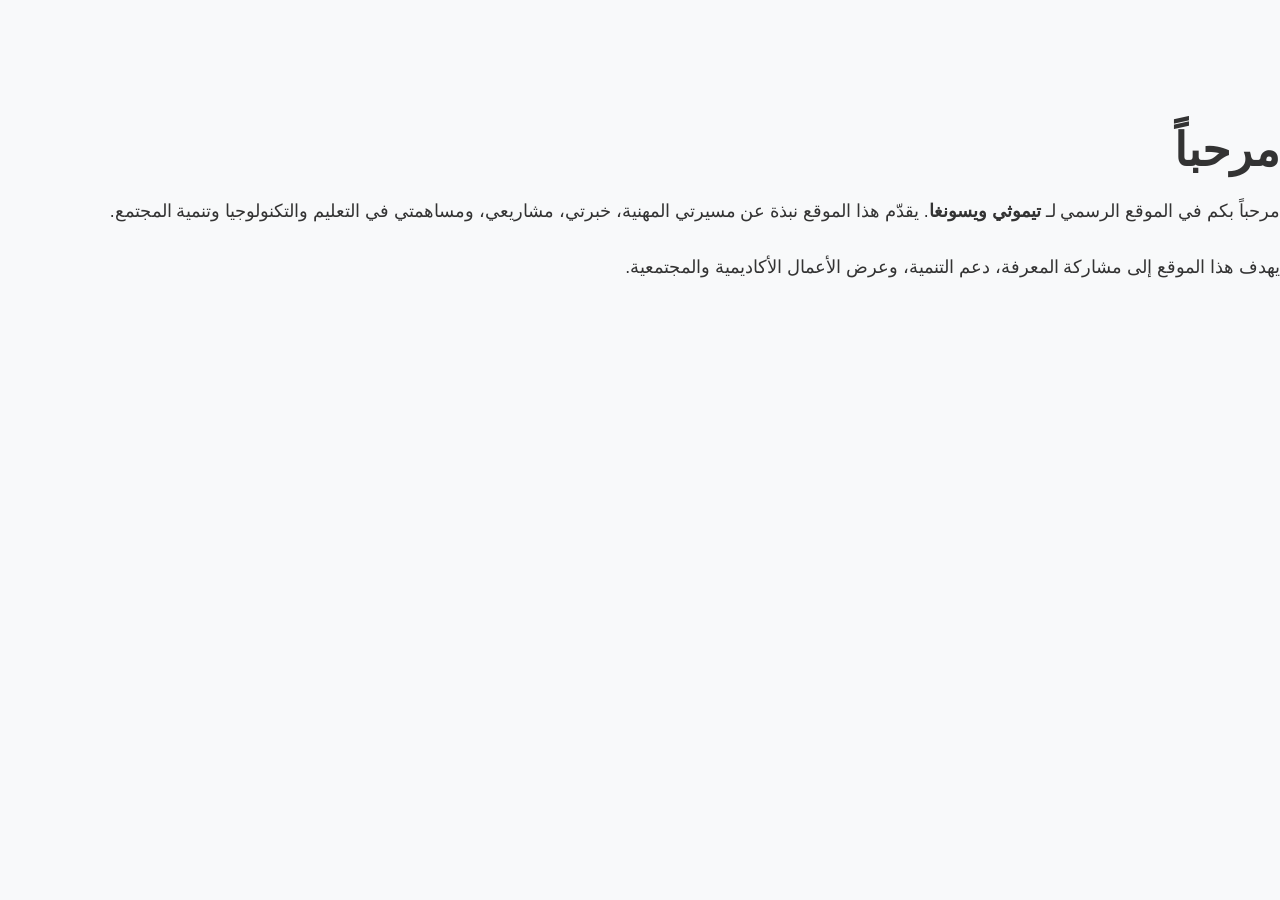
<file: ar/index.html>
<!DOCTYPE html>
<html lang="ar" dir="rtl">
<head>
  <meta charset="UTF-8">
  <title>العربية | تيموثي ويسونغا</title>
  <link rel="stylesheet" href="../styles.css">
</head>
<body>

  <h1>مرحباً</h1>

  <p>
    مرحباً بكم في الموقع الرسمي لـ <strong>تيموثي ويسونغا</strong>.
    يقدّم هذا الموقع نبذة عن مسيرتي المهنية،
    خبرتي، مشاريعي، ومساهمتي في التعليم
    والتكنولوجيا وتنمية المجتمع.
  </p>

  <p>
    يهدف هذا الموقع إلى مشاركة المعرفة،
    دعم التنمية، وعرض الأعمال الأكاديمية
    والمجتمعية.
  </p>

</body>
</html>
</file>
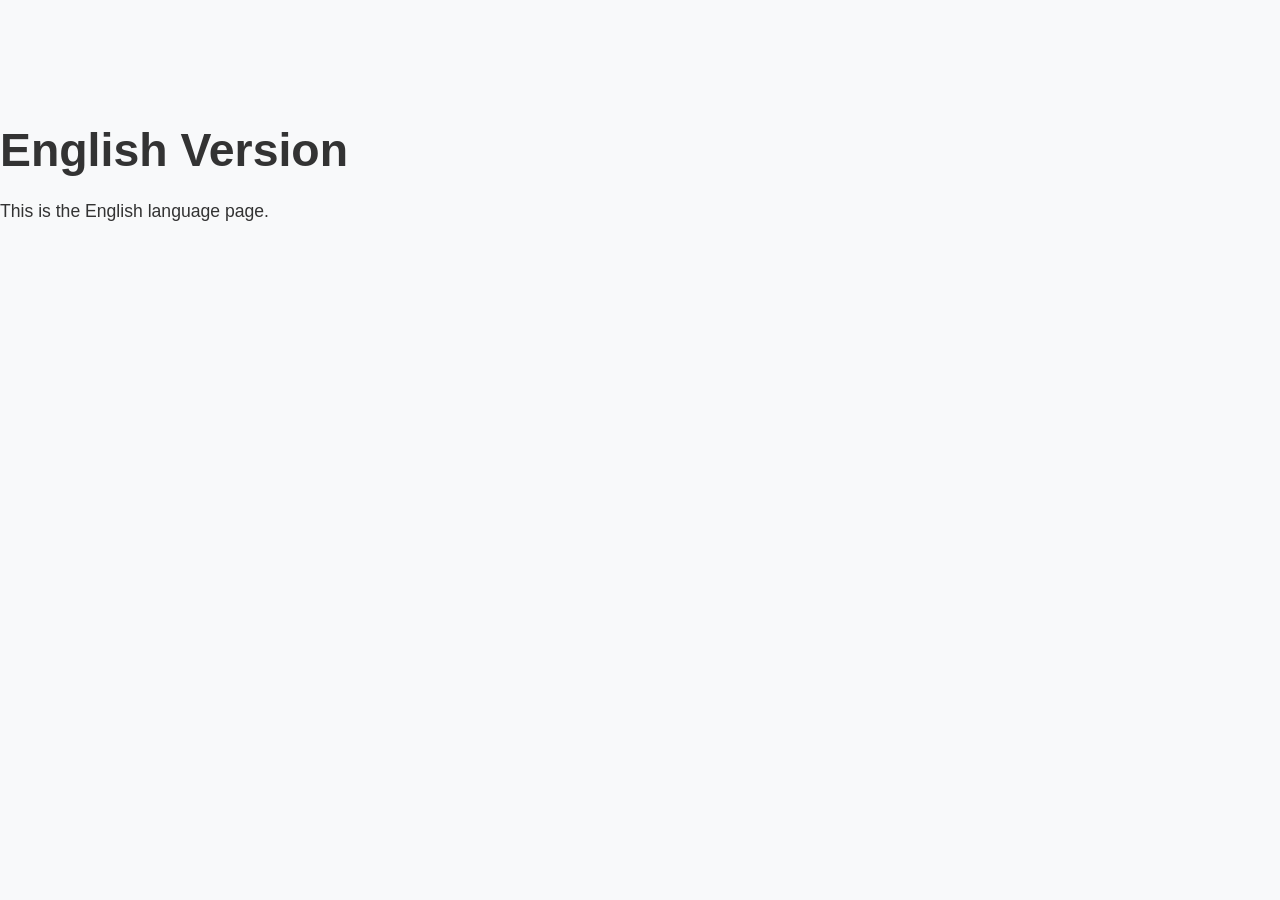
<file: en/index.html>
<!DOCTYPE html>
<html lang="en">
<head>
  <meta charset="UTF-8">
  <title>English | Wesonga Timothy</title>
  <link rel="stylesheet" href="../styles.css">
</head>
<body>
  <h1>English Version</h1>
  <p>This is the English language page.</p>
</body>
</html>
</file>
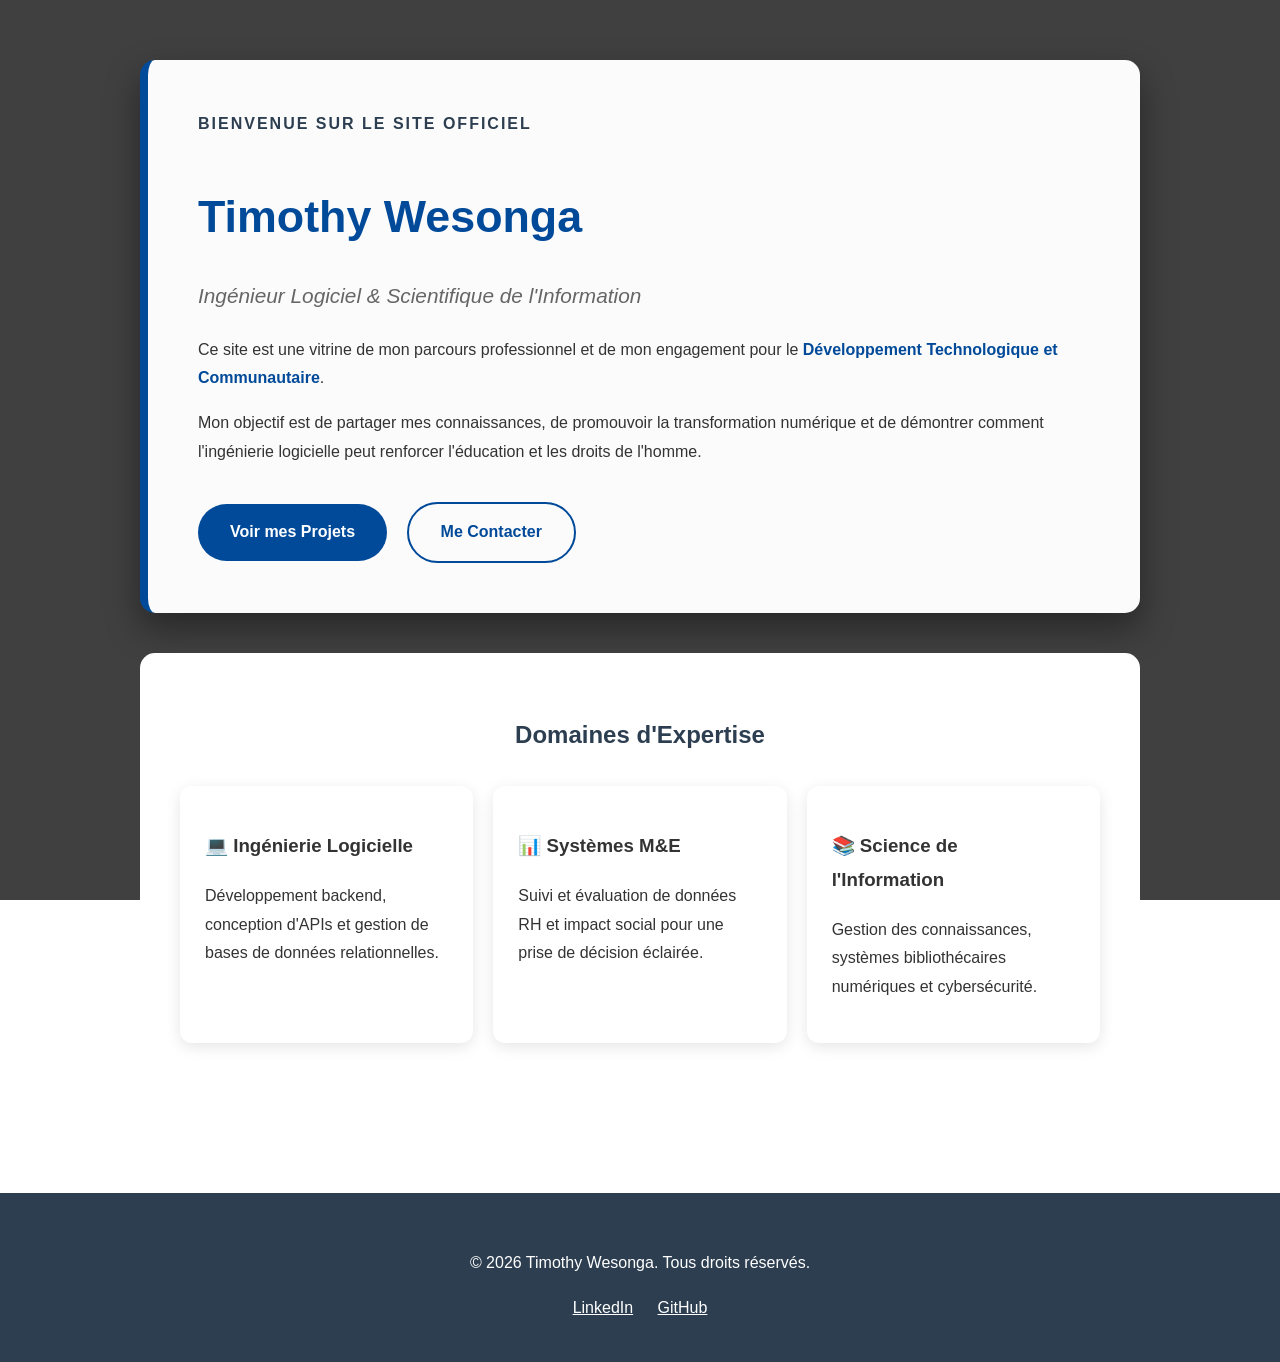
<file: fr/index.html>
<!DOCTYPE html>
<html lang="fr">
<head>
    <meta charset="UTF-8">
    <meta name="viewport" content="width=device-width, initial-scale=1.0">
    <title>Timothy Wesonga | Ingénieur Logiciel & Scientifique de l'Information</title>
    <style>
        :root {
            --primary-color: #004a99;
            --secondary-color: #2c3e50;
            --accent-color: #e67e22;
            --text-color: #333;
            --light-bg: #f4f7f6;
            /* Image de fond professionnelle (Tech/Library blend) */
            --bg-image: url('https://images.unsplash.com/photo-1451187580459-43490279c0fa?auto=format&fit=crop&q=80&w=2072');
        }

        body {
            font-family: 'Inter', sans-serif;
            line-height: 1.8;
            color: var(--text-color);
            margin: 0;
            padding: 0;
            background: linear-gradient(rgba(0, 0, 0, 0.75), rgba(0, 0, 0, 0.75)), var(--bg-image);
            background-size: cover;
            background-position: center;
            background-attachment: fixed;
        }

        .container {
            max-width: 1000px;
            margin: 0 auto;
            padding: 60px 20px;
        }

        .welcome-card {
            background: rgba(255, 255, 255, 0.98);
            padding: 50px;
            border-radius: 15px;
            box-shadow: 0 15px 35px rgba(0,0,0,0.4);
            border-left: 8px solid var(--primary-color);
            margin-bottom: 40px;
        }

        h1 {
            color: var(--primary-color);
            font-size: 2.8rem;
            margin-bottom: 5px;
        }

        .subtitle {
            font-weight: 600;
            color: var(--secondary-color);
            text-transform: uppercase;
            letter-spacing: 2px;
            margin-bottom: 25px;
            display: block;
        }

        .highlight {
            color: var(--primary-color);
            font-weight: bold;
        }

        .expertise-grid {
            display: grid;
            grid-template-columns: repeat(auto-fit, minmax(280px, 1fr));
            gap: 20px;
            margin-top: 30px;
        }

        .skill-item {
            background: white;
            padding: 25px;
            border-radius: 12px;
            transition: 0.3s ease;
            box-shadow: 0 4px 15px rgba(0,0,0,0.1);
        }

        .skill-item:hover {
            transform: translateY(-10px);
            border-bottom: 4px solid var(--accent-color);
        }

        .btn-group { margin-top: 35px; }
        .btn {
            display: inline-block;
            padding: 14px 32px;
            border-radius: 50px;
            text-decoration: none;
            font-weight: bold;
            transition: 0.3s;
            margin-right: 15px;
        }
        .btn-main { background: var(--primary-color); color: white; }
        .btn-outline { border: 2px solid var(--primary-color); color: var(--primary-color); }

        footer {
            background: var(--secondary-color);
            color: white;
            text-align: center;
            padding: 40px 20px;
            margin-top: 50px;
        }

        @media (max-width: 768px) {
            h1 { font-size: 2rem; }
        }
    </style>
</head>
<body>

<div class="container">
    <section class="welcome-card">
        <span class="subtitle">Bienvenue sur le Site Officiel</span>
        <h1>Timothy Wesonga</h1>
        <p style="font-size: 1.3rem; color: #666;"><em>Ingénieur Logiciel & Scientifique de l'Information</em></p>
        
        <div class="bio-text">
            <p>
                Ce site est une vitrine de mon parcours professionnel et de mon engagement pour le 
                <span class="highlight">Développement Technologique et Communautaire</span>. 
            </p>
            <p>
                Mon objectif est de partager mes connaissances, de promouvoir la transformation numérique et de démontrer comment l'ingénierie logicielle peut renforcer l'éducation et les droits de l'homme.
            </p>
        </div>

        <div class="btn-group">
            <a href="#projects" class="btn btn-main">Voir mes Projets</a>
            <a href="#contact" class="btn btn-outline">Me Contacter</a>
        </div>
    </section>

    <div style="background: white; border-radius: 15px; padding: 40px;">
        <h2 style="text-align: center; color: var(--secondary-color);">Domaines d'Expertise</h2>
        <div class="expertise-grid">
            <div class="skill-item">
                <h3>💻 Ingénierie Logicielle</h3>
                <p>Développement backend, conception d'APIs et gestion de bases de données relationnelles.</p>
            </div>
            <div class="skill-item">
                <h3>📊 Systèmes M&E</h3>
                <p>Suivi et évaluation de données RH et impact social pour une prise de décision éclairée.</p>
            </div>
            <div class="skill-item">
                <h3>📚 Science de l'Information</h3>
                <p>Gestion des connaissances, systèmes bibliothécaires numériques et cybersécurité.</p>
            </div>
        </div>
    </div>
</div>

<footer>
    <p>&copy; 2026 Timothy Wesonga. Tous droits réservés.</p>
    <div style="margin-top: 10px;">
        <a href="#" style="color: white; margin: 0 10px;">LinkedIn</a>
        <a href="#" style="color: white; margin: 0 10px;">GitHub</a>
    </div>
</footer>

</body>
</html>
</file>
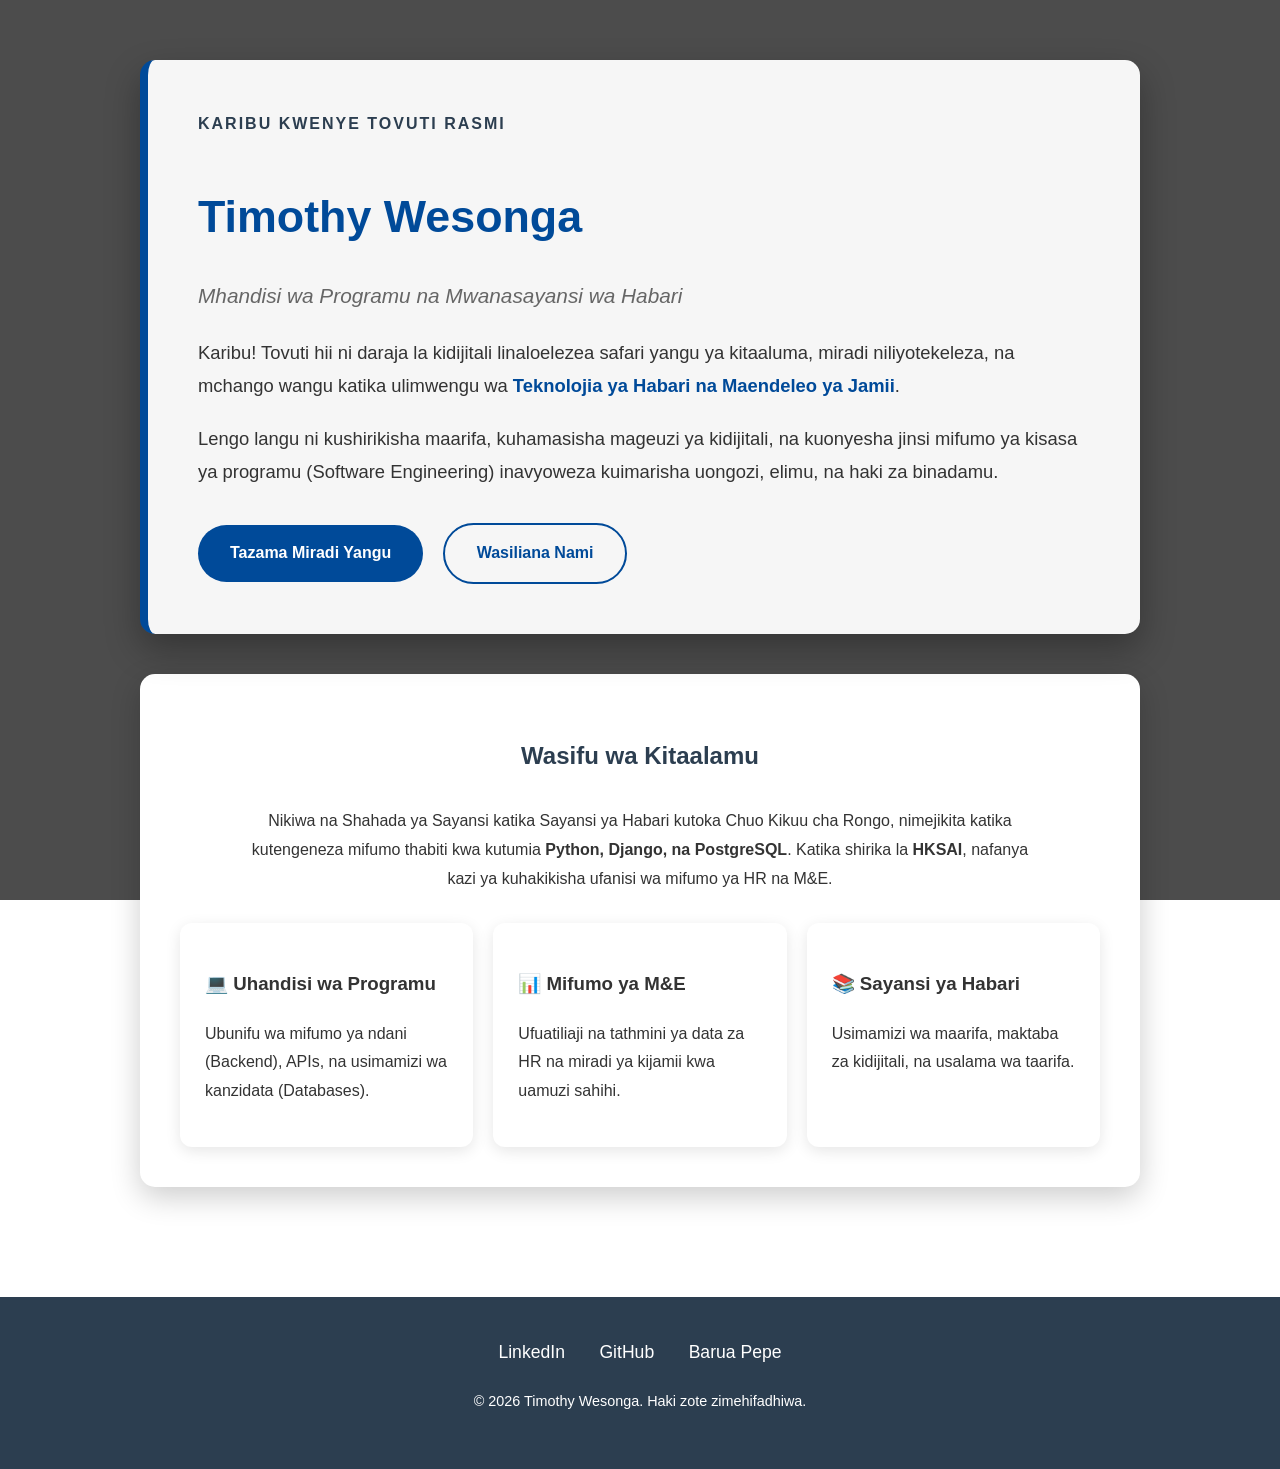
<file: sw/index.html>
<!DOCTYPE html>
<html lang="sw">
<head>
    <meta charset="UTF-8">
    <meta name="viewport" content="width=device-width, initial-scale=1.0">
    <title>Timothy Wesonga | Mhandisi wa Programu & Mwanasayansi wa Habari</title>
    <style>
        :root {
            --primary-color: #004a99;
            --secondary-color: #2c3e50;
            --accent-color: #e67e22;
            --text-color: #333;
            --light-bg: #f4f7f6;
            /* Placeholder professional tech background */
            --bg-image: url('https://images.unsplash.com/photo-1518770660439-4636190af475?auto=format&fit=crop&q=80&w=2070');
        }

        body {
            font-family: 'Inter', sans-serif;
            line-height: 1.8;
            color: var(--text-color);
            margin: 0;
            padding: 0;
            /* Background styling */
            background: linear-gradient(rgba(0, 0, 0, 0.7), rgba(0, 0, 0, 0.7)), var(--bg-image);
            background-size: cover;
            background-position: center;
            background-attachment: fixed;
        }

        .container {
            max-width: 1000px;
            margin: 0 auto;
            padding: 60px 20px;
        }

        /* Welcome Section Card */
        .welcome-card {
            background: rgba(255, 255, 255, 0.95); /* Semi-transparent white */
            padding: 50px;
            border-radius: 15px;
            box-shadow: 0 15px 35px rgba(0,0,0,0.3);
            border-left: 8px solid var(--primary-color);
            margin-bottom: 40px;
            backdrop-filter: blur(5px); /* Modern blur effect */
        }

        h1 {
            color: var(--primary-color);
            font-size: 2.8rem;
            margin-bottom: 5px;
        }

        .subtitle {
            font-weight: 600;
            color: var(--secondary-color);
            text-transform: uppercase;
            letter-spacing: 2px;
            margin-bottom: 25px;
            display: block;
        }

        .bio-text p {
            font-size: 1.15rem;
            margin-bottom: 20px;
        }

        .highlight {
            color: var(--primary-color);
            font-weight: bold;
        }

        /* Skills Grid */
        .expertise-grid {
            display: grid;
            grid-template-columns: repeat(auto-fit, minmax(280px, 1fr));
            gap: 20px;
            margin-top: 30px;
        }

        .skill-item {
            background: white;
            padding: 25px;
            border-radius: 12px;
            transition: 0.3s ease;
            box-shadow: 0 4px 15px rgba(0,0,0,0.1);
        }

        .skill-item:hover {
            transform: translateY(-10px);
            border-bottom: 4px solid var(--accent-color);
        }

        /* Buttons */
        .btn-group { margin-top: 35px; }
        .btn {
            display: inline-block;
            padding: 14px 32px;
            border-radius: 50px;
            text-decoration: none;
            font-weight: bold;
            transition: 0.3s;
            margin-right: 15px;
        }
        .btn-main { background: var(--primary-color); color: white; }
        .btn-outline { border: 2px solid var(--primary-color); color: var(--primary-color); }
        .btn:hover { transform: scale(1.05); }

        /* Footer */
        footer {
            background: var(--secondary-color);
            color: white;
            text-align: center;
            padding: 40px 20px;
            margin-top: 50px;
        }
        .footer-links a {
            color: #fff;
            margin: 0 15px;
            text-decoration: none;
            font-size: 1.1rem;
        }
        .footer-links a:hover { color: var(--accent-color); }

        @media (max-width: 768px) {
            h1 { font-size: 2rem; }
            .welcome-card { padding: 30px; }
        }
    </style>
</head>
<body>

<div class="container">
    <section class="welcome-card">
        <span class="subtitle">Karibu kwenye Tovuti Rasmi</span>
        <h1>Timothy Wesonga</h1>
        <p style="font-size: 1.3rem; color: #666;"><em>Mhandisi wa Programu na Mwanasayansi wa Habari</em></p>
        
        <div class="bio-text">
            <p>
                Karibu! Tovuti hii ni daraja la kidijitali linaloelezea safari yangu ya kitaaluma, miradi niliyotekeleza, na mchango wangu katika ulimwengu wa <span class="highlight">Teknolojia ya Habari na Maendeleo ya Jamii</span>.
            </p>
            <p>
                Lengo langu ni kushirikisha maarifa, kuhamasisha mageuzi ya kidijitali, na kuonyesha jinsi mifumo ya kisasa ya programu (Software Engineering) inavyoweza kuimarisha uongozi, elimu, na haki za binadamu.
            </p>
        </div>

        <div class="btn-group">
            <a href="#projects" class="btn btn-main">Tazama Miradi Yangu</a>
            <a href="#contact" class="btn btn-outline">Wasiliana Nami</a>
        </div>
    </section>

    <div style="background: white; border-radius: 15px; padding: 40px; box-shadow: 0 10px 30px rgba(0,0,0,0.2);">
        <h2 style="text-align: center; color: var(--secondary-color); margin-bottom: 30px;">Wasifu wa Kitaalamu</h2>
        <p style="text-align: center; max-width: 800px; margin: 0 auto;">
            Nikiwa na Shahada ya Sayansi katika Sayansi ya Habari kutoka Chuo Kikuu cha Rongo, nimejikita katika kutengeneza mifumo thabiti kwa kutumia <strong>Python, Django, na PostgreSQL</strong>. Katika shirika la <strong>HKSAI</strong>, nafanya kazi ya kuhakikisha ufanisi wa mifumo ya HR na M&E.
        </p>

        <div class="expertise-grid">
            <div class="skill-item">
                <h3>💻 Uhandisi wa Programu</h3>
                <p>Ubunifu wa mifumo ya ndani (Backend), APIs, na usimamizi wa kanzidata (Databases).</p>
            </div>
            <div class="skill-item">
                <h3>📊 Mifumo ya M&E</h3>
                <p>Ufuatiliaji na tathmini ya data za HR na miradi ya kijamii kwa uamuzi sahihi.</p>
            </div>
            <div class="skill-item">
                <h3>📚 Sayansi ya Habari</h3>
                <p>Usimamizi wa maarifa, maktaba za kidijitali, na usalama wa taarifa.</p>
            </div>
        </div>
    </div>
</div>

<footer>
    <div class="footer-links">
        <a href="https://linkedin.com/in/timothywesonga" target="_blank">LinkedIn</a>
        <a href="https://github.com/timothywesonga" target="_blank">GitHub</a>
        <a href="mailto:timothywesonga017@gmail.com">Barua Pepe</a>
    </div>
    <p style="margin-top: 20px; font-size: 0.9rem;">&copy; 2026 Timothy Wesonga. Haki zote zimehifadhiwa.</p>
</footer>

</body>
</html>
</file>
<file: styles.css>
/* Base Styles and Variables */
:root {
    --primary-color: #4361ee;
    --secondary-color: #3a0ca3;
    --accent-color: #4cc9f0;
    --text-color: #333;
    --light-text: #f8f9fa;
    --dark-bg: #0d1b2a;
    --light-bg: #f8f9fa;
    --gray-bg: #e9ecef;
    --transition: all 0.3s ease;
    --shadow: 0 5px 15px rgba(0, 0, 0, 0.1);
    --border-radius: 8px;
}

* {
    margin: 0;
    padding: 0;
    box-sizing: border-box;
}

html {
    scroll-behavior: smooth;
}

body {
    font-family: 'Poppins', sans-serif;
    line-height: 1.8;
    color: var(--text-color);
    background-color: var(--light-bg);
    overflow-x: hidden;
}

/* Custom Cursor */
.cursor {
    position: fixed;
    width: 10px;
    height: 10px;
    border-radius: 50%;
    background-color: var(--primary-color);
    pointer-events: none;
    z-index: 9999;
    transform: translate(-50%, -50%);
    transition: width 0.2s, height 0.2s;
    mix-blend-mode: difference;
}

.cursor-follower {
    position: fixed;
    width: 30px;
    height: 30px;
    border-radius: 50%;
    border: 1px solid var(--primary-color);
    pointer-events: none;
    z-index: 9998;
    transform: translate(-50%, -50%);
    transition: 0.1s ease;
    mix-blend-mode: difference;
}

/* Typography */
h1, h2, h3, h4, h5, h6 {
    font-weight: 700;
    line-height: 1.3;
    margin-bottom: 1rem;
}

h1 {
    font-size: 2.9rem;
    color: var(--text-color);
}

h2 {
    font-size: 2.3rem;
    color: var(--secondary-color);
}

h3 {
    font-size: 1.5rem;
    color: var(--primary-color);
}

p {
    margin-bottom: 1.5rem;
    font-size: 1.1rem;
}

a {
    text-decoration: none;
    color: var(--primary-color);
    transition: var(--transition);
}

a:hover {
    color: var(--secondary-color);
}

/* Buttons */
.btn {
    display: inline-block;
    padding: 12px 24px;
    border-radius: var(--border-radius);
    font-weight: 700;
    text-align: center;
    cursor: pointer;
    transition: var(--transition);
    border: none;
    font-size: 1rem;
}

.primary-btn {
    background-color: var(--primary-color);
    color: var(--light-text);
}

.primary-btn:hover {
    background-color: var(--secondary-color);
    color: var(--light-text);
    transform: translateY(-3px);
    box-shadow: var(--shadow);
}

.secondary-btn {
    background-color: transparent;
    color: var(--primary-color);
    border: 2px solid var(--primary-color);
}

.secondary-btn:hover {
    background-color: var(--primary-color);
    color: var(--light-text);
    transform: translateY(-3px);
    box-shadow: var(--shadow);
}

/* Layout */
/* =========================
   GLOBAL RESET
========================= */
* {
  margin: 0;
  padding: 0;
  box-sizing: border-box;
}

/* IMPORTANT No. 3
   Prevent content hiding under fixed header */
body {
  padding-top: 80px;   /* MUST match header height */
  font-family: Arial, Helvetica, sans-serif;
}

/* ====== HEADER STYLES ====== */
.site-title {
  text-align: left;  /* or whatever desktop alignment you want */
  font-size: clamp(1.5rem, 2vw, 2rem);
  word-wrap: break-word;
  overflow-wrap: break-word;
}

.container {
  max-width: 1200px;
  margin: 0 auto;
  text-align: center;
  padding: 0 15px;
}

/* Site title */
.site-title {
  font-size: clamp(1rem, 4vw, 2rem);
  text-align: center;
  word-wrap: break-word;
  overflow-wrap: break-word;
  line-height: 1.3em;
  margin-bottom: 10px;
  transition: all 0.3s ease; /* smooth shrink */
}
/* Mobile view: center only on small screens */
@media (max-width: 768px) {
  .site-title {
    text-align: center;
    font-size: 1.2rem;       /* smaller for mobile */
    line-height: 1.3em;
    margin: 0 auto;
    word-wrap: break-word;
    overflow-wrap: break-word;
  }
}

/* Navigation Links */
.nav-links {
  list-style: none;
  display: flex;
  justify-content: center;
  gap: 16px;
  flex-wrap: nowrap; Stop wraping
}

.nav-links li a {
  text-decoration: none;
  padding: 8px 12px;
  color: #333;
  font-weight: 500;
  display: block;
  white-space:nowrap;
}

/* ====== MOBILE VIEW ====== */
@media (max-width: 768px) {
  .nav-links {
    flex-direction: column;  /* stack vertically */
    align-items: center;
    gap: 10px;
  }

    @media (min-width: 901px) {
  .nav-links {
    display: flex !important;
  }
}
    
@media (max-width: 900px) {
  .nav-links {
    flex-direction: column;
    display: none;
  }
}

  .site-title {
    font-size: 1.2rem;
    margin-bottom: 8px;
  }
}

/* ====== BODY PADDING FOR FIXED HEADER ====== */
body {
  padding-top: 120px; /* adjust if header height changes */
}

/* ====== SHRINKED HEADER CLASS ====== */
.site-header.shrink {
  padding: 10px 0;
}

.site-header.shrink .site-title {
  font-size: 1rem; /* smaller font when scrolled */
  margin-bottom: 5px;
}
/* =========================
   HEADER
========================= */
.main-header {
  width: 100%;
  background-color: #142a4f; /* Dark blue */
  border-top: 4px solid #f5b400; /* Yellow line */
  position: fixed;
  top: 0;
  left: 0;
  z-index: 1000;
}

/* =========================
   NAVBAR
========================= */
.navbar {
  max-width: 1200px;
  margin: auto;
  height: 80px;
  padding: 0 20px;

  display: flex;
  align-items: center;
  justify-content: space-between;
}

@media (max-width: 900px) {
  .nav-links {
    flex-direction: column;
    display: none;
  }
}

@media (max-width: 900px) {
  .nav-links {
    flex-direction: column;
    display: none;
  }
}

/* =========================
   LOGO / TITLE
========================= */
.logo-text {
  color: #ffffff;
  font-size: 18px;
  font-weight: 600;
  white-space: nowrap;
  visibility: visible;
}

}

/* =========================
   NAV LINKS
========================= */
.nav-links {
  list-style: none;
  display: flex;
  align-items: center;
  gap: 18px;
}

.nav-links li a {
  color: #ffffff;
  text-decoration: none;
  font-size: 13.5px;
  font-weight: 500;
  transition: color 0.3s ease;
}

.nav-links li a:hover,
.nav-links li a.active {
  color: #f5b400; /* Yellow hover */
}

/* =========================
   MENU TOGGLE (MOBILE)
========================= */
.menu-toggle {
  display: none;
  cursor: pointer;
}

.menu-toggle .bar {
  width: 25px;
  height: 3px;
  background-color: #ffffff;
  margin: 4px 0;
  transition: 0.3s;
}

/* =========================
   RESPONSIVE (MOBILE)
========================= */
@media (max-width: 900px) {
  .menu-toggle {
    display: block;
  }

  .nav-links {
    position: absolute;
    top: 64px;
    right: 0;
    background-color: #142a4f;
    width: 100%;
    flex-direction: column;
    align-items: center;
    padding: 20px 0;
  }

  .nav-links li {
    margin: 10px 0;
  }

  .nav-links.active {
    display: flex;
  }

  .logo-text {
    font-size: 16px;
  }
    
    /* Section Titles */
.section-title {
    font-size: 1.8rem; /* smaller and more balanced */
    font-weight: 600;  /* slightly lighter than bold */
    color: #333;
    text-align: center;
    margin-bottom: 0.5rem;
    text-transform: none; /* optional: removes all-uppercase */
    padding: 10px 20px;
    word-wrap: break-word; /* wrap long text on smaller screens */
    }
}
    
/* Optional Subtitle */
.section-subtitle {
    font-size: 1rem;
    color: #666;
    text-align: center;
    margin-bottom: 2rem;
    line-height: 1.5;
}      
}

/* Mobile view adjustments */
@media (max-width: 768px) {
  .site-title {
    font-size: 1.5rem;  /* smaller font for mobile */
    padding: 8px 10px;
    line-height: 1.2em; /* prevent overlap */
  }
}


/* Hero Section */

/* Hero Name Styling */
.hero-name {
    font-size: 3rem;         /* make it bigger */
    font-weight: 800;        /* make it bold */
    color: var(--primary-color); /* stand out from background */
    margin-bottom: 1.2rem;
    line-height: 1.5;
    text-align: left;
}

/* Responsive adjustments */
@media (max-width: 1024px) {
    .hero-name {
        font-size: 2.8rem;
        text-align: center;
    }
}

@media (max-width: 768px) {
    .hero-name {
        font-size: 2.4rem;
    }
}

@media (max-width: 480px) {
    .hero-name {
        font-size: 2rem;
    }
}
.hero {
    min-height: 100vh;
    display: flex;
    align-items: center;
    justify-content: space-between;
    padding: 0 5%;
    max-width: 1400px;
    margin: 0 auto;
    padding-top: 10rem;
}

.hero-content {
    flex: 1;
    padding-right: 2rem;
}

.animate-text {
    opacity: 0;
    transform: translateY(20px);
    animation: fadeInUp 1s forwards 0.5s;
}

.roles {
    height: 40px;
    overflow: hidden;
    margin-bottom: 2rem;
}

.role-wrapper {
    animation: slideRoles 14s infinite;
}

.role {
    display: block;
    height: 40px;
    line-height: 40px;
    font-size: 1.5rem;
    font-weight: 500;
    color: var(--accent-color);
}

.hero-description {
    font-size: 1.2rem;
    margin-bottom: 2rem;
    opacity: 0;
    transform: translateY(20px);
    animation: fadeInUp 1s forwards 0.8s;
}

.cta-buttons {
    display: flex;
    gap: 1rem;
    opacity: 0;
    transform: translateY(20px);
    animation: fadeInUp 1s forwards 1.1s;
}

.hero-image {
    flex: 1;
    position: relative;
    display: flex;
    justify-content: center;
    align-items: center;
}

.shape {
    position: absolute;
    width: 400px;
    height: 400px;
    background: linear-gradient(45deg, var(--primary-color), var(--accent-color));
    border-radius: 30% 70% 70% 30% / 30% 30% 70% 70%;
    animation: morphShape 10s infinite;
    opacity: 0.2;
}

.image-container {
    position: relative;
    z-index: 2;
    width: 250px;
    height: 250px;
    border-radius: 50%;
    overflow: hidden;
    box-shadow: var(--shadow);
    border: 5px solid white;
     margin: 0 auto;         /* center if needed */
}

.profile-image {
    width: 100%;
    height: 100%;
    object-fit: cover;
}

.floating-badge {
    position: absolute;
    background-color: white;
    padding: 0.8rem 1.2rem;
    border-radius: var(--border-radius);
    box-shadow: var(--shadow);
    display: flex;
    align-items: center;
    gap: 0.5rem;
    z-index: 3;
}

.floating-badge i {
    color: var(--primary-color);
}

.education {
    top: 10%;
    right: 5%;
    animation: float 3s infinite;
}

.experience {
    bottom: 10%;
    left: 5%;
    animation: float 3s infinite reverse;
}

/* ABOUT SECTION FIX — Fits Perfectly on All Screens */
.about-container {
    max-height: 150px;
    overflow-y: auto;         /* add vertical scroll */
    padding-right: 0.5rem;
}
.about-content {
    display: flex;
    align-items: flex-start;
    justify-content: space-between;
    gap: 3rem;
    max-width: 1200px;
    margin: 0 auto;
    padding: 2rem;
    flex-wrap: wrap; /* allows stacking on smaller screens */
}

/* Text Width Balanced */
.about-text {
    flex: 1 1 55%;
    font-size: 1.35rem;
    line-height: 1.8;
    color: var(--text-color);
}

/* Image Balanced */
.about-image {
    flex: 1 1 35%;
    max-width: 400px;
    border-radius: var(--border-radius);
    overflow: hidden;
    box-shadow: var(--shadow);
    transform: rotate(3deg);
    transition: var(--transition);
}

/* Rotation effect on hover */
.about-image:hover {
    transform: rotate(0deg);
}

.about-image img {
    width: 100%;
    height: auto;
    display: block;
}

/* Responsive Behavior */
@media (max-width: 992px) {
    .about-content {
        flex-direction: column;
        text-align: center;
    }

    .about-text {
        flex: 1 1 100%;
        text-align: left;
    }

    .about-image {
        margin: 3rem auto;
        transform: rotate(0deg);
        max-width: 350px;
    }
}

@media (max-width: 700px) {
    .about-text {
        font-size: 1.20rem;
    }

    .about-image {
        max-width: 300px;
    }
}

/* Expertise Section */
.expertise-grid {
    display: grid;
    grid-template-columns: repeat(auto-fill, minmax(300px, 1fr));
    gap: 2rem;
    max-width: 1200px;
    margin: 0 auto;
    padding: 0 2rem;
}

.expertise-card {
    background-color: white;
    padding: 2rem;
    border-radius: var(--border-radius);
    box-shadow: var(--shadow);
    transition: var(--transition);
    position: relative;
    overflow: hidden;
    z-index: 1;
}

.expertise-card::before {
    content: '';
    position: absolute;
    top: 0;
    left: 0;
    width: 100%;
    height: 100%;
    background: linear-gradient(3deg, var(--primary-color), var(--accent-color));
    z-index: -1;
    transform: scaleY(0);
    transform-origin: bottom;
    transition: transform 0.3s;
}

.expertise-card:hover {
    transform: translateY(-10px);
}

.expertise-card:hover::before {
    transform: scaleY(1);
}

.expertise-card:hover h3,
.expertise-card:hover p {
    color: white;
}

.expertise-card:hover .expertise-icon {
    background-color: white;
    color: var(--primary-color);
}

.expertise-icon {
    width: 60px;
    height: 60px;
    background-color: var(--gray-bg);
    border-radius: 50%;
    display: flex;
    align-items: center;
    justify-content: center;
    margin-bottom: 1.5rem;
    transition: var(--transition);
}

.expertise-icon i {
    font-size: 1.5rem;
    color: var(--primary-color);
    transition: var(--transition);
}

.expertise-card h3 {
    margin-bottom: 1rem;
    transition: var(--transition);
}

.expertise-card p {
    margin-bottom: 0;
    transition: var(--transition);
}

/* Projects Section */ PROJECT SECTION
.hero-image {
    flex: 1;
    position: relative;
    display: flex;
    justify-content: center;
    align-items: center;
    min-width: 300px;  /* ensures container does not collapse */
}

.image-container {
    position: relative;
    z-index: 10; /* higher than .shape */
    width: 350px;
    height: 350px;
    border-radius: 50%;
    overflow: hidden;
    box-shadow: var(--shadow);
    border: 5px solid white;
}

.profile-image {
    width: 100%;
    height: 100%;
    object-fit: cover;
    display: block;
}
@media (max-width: 1024px) {
    .image-container {
        width: 200px;
        height: 200px;
    }
}

@media (max-width: 768px) {
    .image-container {
        width: 180px;
        height: 180px;
    }
}

@media (max-width: 480px) {
    .image-container {
        width: 150px;
        height: 150px;
    }
}

.shape {
    position: absolute;
    width: 400px;
    height: 400px;
    background: linear-gradient(45deg, var(--primary-color), var(--accent-color));
    border-radius: 30% 70% 70% 30% / 30% 30% 70% 70%;
    animation: morphShape 10s infinite;
    opacity: 0.15; /* lower opacity so image is visible */
    z-index: 1;    /* behind the image */
}

.project-filters {
    display: flex;
    justify-content: center;
    flex-wrap: wrap;
    gap: 1rem;
    margin-bottom: 3rem;
}

.filter-btn {
    padding: 0.5rem 1.5rem;
    background-color: var(--gray-bg);
    border: none;
    border-radius: 30px;
    cursor: pointer;
    font-weight: 500;
    transition: var(--transition);
}

.filter-btn.active,
.filter-btn:hover {
    background-color: var(--primary-color);
    color: white;
}

.projects-grid {
    display: grid;
    grid-template-columns: repeat(auto-fill, minmax(350px, 1fr));
    gap: 2rem;
    max-width: 1200px;
    margin: 0 auto;
    padding: 0 2rem;
}

.project-card {
    background-color: white;
    border-radius: var(--border-radius);
    overflow: hidden;
    box-shadow: var(--shadow);
    transition: var(--transition);
}

.project-card:hover {
    transform: translateY(-10px);
    box-shadow: 0 15px 30px rgba(0, 0, 0, 0.15);
}

.project-image {
    height: 200px;
    overflow: hidden;
}

.project-image img {
    width: 100%;
    height: 100%;
    object-fit: cover;
    transition: transform 0.5s;
}

.project-card:hover .project-image img {
    transform: scale(1.1);
}

.project-content {
    padding: 1.5rem;
}

.project-tags {
    display: flex;
    flex-wrap: wrap;
    gap: 0.5rem;
    margin: 1rem 0;
}

.tag {
    background-color: var(--gray-bg);
    padding: 0.3rem 0.8rem;
    border-radius: 20px;
    font-size: 0.8rem;
}

.project-link {
    display: inline-flex;
    align-items: center;
    gap: 0.5rem;
    font-weight: 600;
    margin-top: 1rem;
}

.project-link i {
    transition: transform 0.3s;
}

.project-link:hover i {
    transform: translateX(5px);
}

.projects-cta {
    text-align: center;
    margin-top: 3rem;
}

/* Make project card images fit properly */
.project-image {
    width: 100%;
    height: 180px;               /* fixed card height */
    display: flex;
    align-items: center;
    justify-content: center;
    overflow: hidden;            /* prevent overflow */
    border-radius: var(--border-radius);
    background-color: #fff;      /* optional: clean background */
}

.project-image img {
    width: 100%;
    height: 100%;
    object-fit: contain;        /* preserve full image within container */
    object-position: center;
}
@media (max-width: 768px) {
    .project-image {
        height: 140px;   /* slightly smaller on phones */
    }
}


/* Publications Section */
.publications-list {
    max-width: 900px;
    margin: 0 auto;
    padding: 0 2rem;
}

.publication-item {
    display: flex;
    margin-bottom: 2.5rem;
    background-color: white;
    border-radius: var(--border-radius);
    overflow: hidden;
    box-shadow: var(--shadow);
    transition: var(--transition);
}

.publication-item:hover {
    transform: translateX(10px);
    box-shadow: 0 10px 20px rgba(0, 0, 0, 0.1);
}

.publication-year {
    background-color: var(--primary-color);
    color: white;
    padding: 2.5rem 1.5rem;
    font-size: 1.5rem;
    font-weight: 700;
    display: flex;
    align-items: center;
    justify-content: center;
    min-width: 120px;
}
.publication-content {
    padding: 1.5rem;
    flex: 1;
}

.publication-journal {
    color: var(--primary-color);
    font-style: italic;
    margin-bottom: 0.5rem;
}

.publication-abstract {
    margin-bottom: 1rem;
}

.publication-link {
    display: inline-flex;
    align-items: center;
    gap: 0.5rem;
    font-weight: 600;
}

.publication-link i {
    transition: transform 0.3s;
}

.publication-link:hover i {
    transform: translateX(5px);
}

.publications-cta {
    text-align: center;
    margin-top: 3rem;
}
/* Contact Section */
.contact-container {
    display: flex;
    gap: 4rem;
    max-width: 1200px;
    margin: 0 auto;
    padding: 0 2rem;
}

.contact-info,
.contact-form {
    flex: 1;
}

.contact-details {
    margin: 2rem 0;
}

.contact-item {
    display: flex;
    align-items: center;
    gap: 1rem;
    margin-bottom: 1rem;
}

.contact-item i {
    width: 40px;
    height: 40px;
    background-color: var(--gray-bg);
    border-radius: 50%;
    display: flex;
    align-items: center;
    justify-content: center;
    color: var(--primary-color);
}

.social-link {
    display: inline-flex;
    align-items: center;
    gap: 0.5rem; /* space between icon and text */
    text-decoration: none;
    color: var(--primary-color);
    transition: var(--transition);
}

.social-link i {
    font-size: 1.2rem;
}

/* Optional hover effect */
.social-link:hover {
    color: var(--secondary-color);
}

.form-group {
    margin-bottom: 1.5rem;
}

label {
    display: block;
    margin-bottom: 0.5rem;
    font-weight: 500;
}

input,
textarea {
    width: 100%;
    padding: 0.8rem;
    border: 1px solid #ddd;
    border-radius: var(--border-radius);
    font-family: inherit;
    transition: var(--transition);
}

input:focus,
textarea:focus {
    outline: none;
    border-color: var(--primary-color);
    box-shadow: 0 0 0 2px rgba(67, 97, 238, 0.2);
}

/* ===== Gallery Section ===== */
/* Gallery Header Styling */
.gallery-header {
    text-align: center;
    margin-bottom: 2rem;
    background: linear-gradient(90deg, #1e3c72, #2a5298); /* smooth blue gradient */
    padding: 1.5rem 1rem;
    border-radius: 12px;
    color: white; /* text color */
    box-shadow: 0 5px 15px rgba(0,0,0,0.2);
}

.gallery-header h2 {
    font-size: 2rem;
    margin-bottom: 0.5rem;
    font-weight: 700;
    color: #ffffff; /* white */
    text-shadow: 1px 1px 2px rgba(0,0,0,0.3);
}

.gallery-header p {
    font-size: 1.1rem;
    color: #e0e7ff; /* lighter blue for paragraph */
    max-width: 700px;
    margin: 0 auto;
    line-height: 1.5;
}
#gallery {
  padding: 40px 16px;
  background-color: #f8f9fa;
  text-align: center;
}

.gallery-header h2 {
  font-size: 2rem;
  margin-bottom: 8px;
  color: #333;
}

.gallery-header p {
  max-width: 720px;
  margin: 0 auto 20px;
  color: #555;
}

.graduation-slider {
  overflow: hidden;
  position: relative;
  width: 90%;
  max-width: 1000px;
  margin: 20px auto;
  border-radius: 12px;
}

.slide-track {
  display: flex;
  width: calc(300px * 42); /* 21 images * 2 repeated = 42 */
  animation: scroll 25s linear infinite; /* 2 sec per image ~ 4s per original image */
}

.slide-track img {
  width: 250px;
  height: 289px;
  object-fit: cover;
  margin-right: 12px;
  border-radius: 12px;
  background-color: #f8f9fa; /* optional: adds background for empty space */
}

@keyframes scroll {
  0% { transform: translateX(0); }
  100% { transform: translateX(-50%); } /* scroll half the track for continuous effect */
}

/* Footer */
/* Dropup container */
.dropup {
  position: relative;
  display: inline-block;
}

/* Dropup button */
.dropup-btn {
  background-color: #007BFF;
  color: white;
  padding: 8px 16px;
  font-size: 16px;
  border: none;
  cursor: pointer;
  border-radius: 4px;
}

/* Dropup content */
.dropup-content {
  display: none;
  position: absolute;
  bottom: 100%;
  left: 0;
  background-color: #f9f9f9;
  min-width: 160px;
  border-radius: 4px;
  box-shadow: 0px 8px 16px rgba(0,0,0,0.2);
  z-index: 9999;
  opacity: 0;
  transform: translateY(10px);
  transition: opacity 0.3s ease, transform 0.3s ease;
}

.dropup:hover .dropup-content,
.dropup:focus-within .dropup-content {
  opacity: 1;
  transform: translateY(0);
}
.dropup-btn:focus {
  outline: 2px solid #ffffff;
  outline-offset: 2px;
}

/* Language items */
.dropup-content li {
  list-style: none;
}

.dropup-content li a {
  padding: 8px 12px;
  text-decoration: none;
  display: flex;
  align-items: center;
}

/* Flags spacing */
.dropup-content li a img {
  margin-right: 8px;
  width: 20px;
  height: auto;
}

/* Custom colors for each language */
.lang-item.en a { color: #1E90FF; }  /* English - Dodger Blue */
.lang-item.sw a { color: #228B22; }  /* Swahili - Forest Green */
.lang-item.fr a { color: #FF4500; }  /* French - Orange Red */
.lang-item.ar a { color: #800080; }  /* Arabic - Purple */
.lang-item.de a { color: #DAA520; }  /* German - Goldenrod */

/* Hover effect for all */
.dropup-content li a:hover {
  background-color: #007BFF; /* hover background */
  color: white;              /* hover text color */
  border-radius: 4px;
}

/* Show dropup on hover */
.dropup:focus-within .dropup-content {
  display: block;
}

/* ===============================
   Responsive Adjustments
   =============================== */

@media (max-width: 600px) {
  .bottom-lang {
    flex-wrap: wrap;
    gap: 8px;
  }
}


/* Bottom Layer */
.bottom-layer {
  position: relative;
  width: 100%;
  background: linear-gradient(90deg, #1b2f57, #264a87);
  color: #fff;
  padding: 14px 20px;
  font-size: 14px;
}

/* Content Layout */
.bottom-content {
  max-width: 1200px;
  margin: auto;
  display: flex;
  justify-content: space-between;
  align-items: center;
  flex-wrap: wrap;
}

/* Scroll To Top Button */
#scrollTopBtn {
  position: fixed;
  bottom: 20px;
  right: 20px;
  background: #2f80ed;
  color: #fff;
  border: none;
  border-radius: 12px;
  width: 48px;
  height: 48px;
  font-size: 20px;
  cursor: pointer;
  display: none;
  box-shadow: 0 6px 18px rgba(0,0,0,0.3);
  transition: transform 0.3s, background 0.3s;
}

#scrollTopBtn:hover {
  background: #1c5fd4;
  transform: translateY(-4px);
}

/* Mobile Responsive */
@media (max-width: 768px) {
  .bottom-content {
    flex-direction: column;
    gap: 6px;
    text-align: center;
  }
}

footer {
    background: linear-gradient(
        to bottom,
        #1b2f57 100%,     /* Golden Yellow (top) */
        #1b2f57 100%,    /* Dark Blue (main footer) */
        #1b2f57 100%,    /* Deep Blue transition */
        #1b2f57 100%    /* Light Blue (footer end) */
    );
    color: #ffffff;
    padding: 4rem 0 0;
}

.footer-bottom {
    text-align: center;         /* center the text */
    padding: 1.2rem 0;          /* vertical spacing */
    background-color: #0d1b2a;  /* match footer background */
    color: #FFFFFF;             /* footer text color */
    font-size: 1.15rem;
    opacity: 0.9;
    width: 100%;                /* ensure it spans full width */
    margin-top: 0.6rem;           /* optional spacing from above content */
}
@media (max-width: 768px) {
    .footer-bottom {
        font-size: 1.2rem;
    }
}

.footer-content {
    display: flex;
    justify-content: space-between;
    flex-wrap: wrap;
    gap: 2rem;
    max-width: 1200px;
    margin: 0 auto;
    padding: 0 2rem;
}

.footer-logo p {
    margin-top: 1rem;
    opacity: 0.8;
}

.footer-links h4,
.footer-newsletter h4 {
    color: white;
    margin-bottom: 1.5rem;
    position: relative;
    display: inline-block;
}

.footer-links h4::after,
.footer-newsletter h4::after {
    content: '';
    position: absolute;
    bottom: -5px;
    left: 0;
    width: 50px;
    height: 2px;
    background-color: var(--primary-color);
}

.footer-links ul {
    list-style: none;
}

.footer-links li {
    margin-bottom: 0.8rem;
}

.footer-links a {
    color: var(--light-text);
    opacity: 0.8;
    transition: var(--transition);
}

.footer-links a:hover {
    opacity: 1;
    color: var(--accent-color);
}

/* Footer social links — mobile friendly */
@media (max-width: 768px) {
    .social-links-list {
        display: flex;
        flex-wrap: wrap;           /* allow wrapping to next line */
        justify-content: center;    /* center links horizontally */
        gap: 0.8rem;               /* spacing between links */
        padding: 0;
        margin: 1rem 0;
    }

    .social-links-list li {
        display: inline-flex;      /* ensure links behave as inline items */
        width: auto;               /* auto width so nothing is cut off */
    }

    .social-links-list a {
        font-size: 1rem;           /* slightly smaller font on mobile */
        padding: 0.3rem 0.5rem;
        white-space: nowrap;       /* prevent text from breaking */
    }
}

.footer-newsletter p {
    opacity: 0.8;
    margin-bottom: 1.5rem;
}

.newsletter-form {
    display: flex;
}

.newsletter-form input {
    flex: 1;
    border-radius: var(--border-radius) 0 0 var(--border-radius);
    border: none;
}

.newsletter-form button {
    background-color: var(--primary-color);
    color: white;
    border: none;
    padding: 0 1.5rem;
    border-radius: 0 var(--border-radius) var(--border-radius) 0;
    cursor: pointer;
    transition: var(--transition);
}

.newsletter-form button:hover {
    background-color: var(--secondary-color);
}

/* Animations */
@keyframes fadeInUp {
    to {
        opacity: 1;
        transform: translateY(0);
    }
}

@keyframes slideRoles {
    0%, 14% {
        transform: translateY(0);
    }
    16%, 30% {
        transform: translateY(-40px);
    }
    32%, 44% {
        transform: translateY(-80px);
    }
    46%, 58% {
        transform: translateY(-120px);
    }
    60%, 72% {
        transform: translateY(-160px);
    }
    74%, 86% {
        transform: translateY(-200px);
    }
    88%, 100% {
        transform: translateY(-240px);
    }
}

@keyframes morphShape {
    0% {
        border-radius: 30% 70% 70% 30% / 30% 30% 70% 70%;
    }
    25% {
        border-radius: 58% 42% 75% 25% / 76% 46% 54% 24%;
    }
    50% {
        border-radius: 50% 50% 33% 67% / 55% 27% 73% 45%;
    }
    75% {
        border-radius: 33% 67% 58% 42% / 63% 68% 32% 37%;
    }
    100% {
        border-radius: 30% 70% 70% 30% / 30% 30% 70% 70%;
    }
}

@keyframes float {
    0% {
        transform: translateY(0);
    }
    50% {
        transform: translateY(-10px);
    }
    100% {
        transform: translateY(0);
    }
}

/* Media Queries */
@media (max-width: 1024px) {
    h1 {
        font-size: 3rem;
    }
    
    h2 {
        font-size: 2.2rem;
    }
    
    .hero {
        flex-direction: column;
        text-align: center;
        gap: 3rem;
    }
    
    .hero-content {
        padding-right: 0;
    }
    
    .cta-buttons {
        justify-content: center;
    }
    
    .about-content {
        flex-direction: column;
        gap: 3rem;
    }
    
    .contact-container {
        flex-direction: column;
        gap: 3rem;
    }
}

@media (max-width: 768px) {
    h1 {
        font-size: 2.5rem;
    }
    
    h2 {
        font-size: 2rem;
    }
    
    .nav-links {
        position: fixed;
        top: 80px;
        left: 0;
        width: 100%;
        background-color: white;
        flex-direction: column;
        align-items: center;
        padding: 2rem 0;
        box-shadow: 0 5px 10px rgba(0, 0, 0, 0.1);
        transform: translateY(-150%);
        transition: transform 0.3s ease;
    }
    
    .nav-links.active {
        transform: translateY(0);
    }
    
    .nav-links li {
        margin: 1rem 0;
    }
    
    .menu-toggle {
        display: flex;
    }
    
    .menu-toggle.active .bar:nth-child(1) {
        transform: rotate(-45deg) translate(-5px, 6px);
    }
    
    .menu-toggle.active .bar:nth-child(2) {
        opacity: 0;
    }
    
    .menu-toggle.active .bar:nth-child(3) {
        transform: rotate(45deg) translate(-5px, -6px);
    }
    
    .shape {
        width: 300px;
        height: 300px;
    }
    
    .image-container {
        width: 250px;
        height: 250px;
    }
    
    .stats-container {
        flex-direction: column;
        gap: 1.5rem;
    }
    
    .publication-item {
        flex-direction: column;
    }
    
    .publication-year {
        padding: 1rem;
        width: 100%;
    }
    
    .footer-content {
        flex-direction: column;
        text-align: center;
    }
    .social-links-list {
    list-style: none;
    display: flex;
    justify-content: center; /* center horizontally */
    gap: 2rem;               /* space between links */
    padding: 0;
    margin: 1rem 0;
}

.social-links-list li {
    display: inline-block;
}

.social-links-list a {
    text-decoration: none;
    color: var(--primary-color);
    font-weight: 500;
    display: flex;
    align-items: center;
    gap: 0.5rem;            /* space between icon and text */
    transition: color 0.3s, transform 0.3s;
}

.social-links-list a i {
    font-size: 1.2rem;       /* icon size */
}

.social-links-list a:hover {
    color: var(--secondary-color);
    transform: translateY(-3px);
}
    .newsletter-form {
        flex-direction: column;
        gap: 1rem;
    }
    
    .newsletter-form input,
    .newsletter-form button {
        border-radius: var(--border-radius);
    }
}

@media (max-width: 480px) {
    section {
        padding: 4rem 0;
    }
    
    h1 {
        font-size: 2rem;
    }
    
    h2 {
        font-size: 1.8rem;
    }
    
    .projects-grid {
        grid-template-columns: 1fr;
    }
}
</file>
